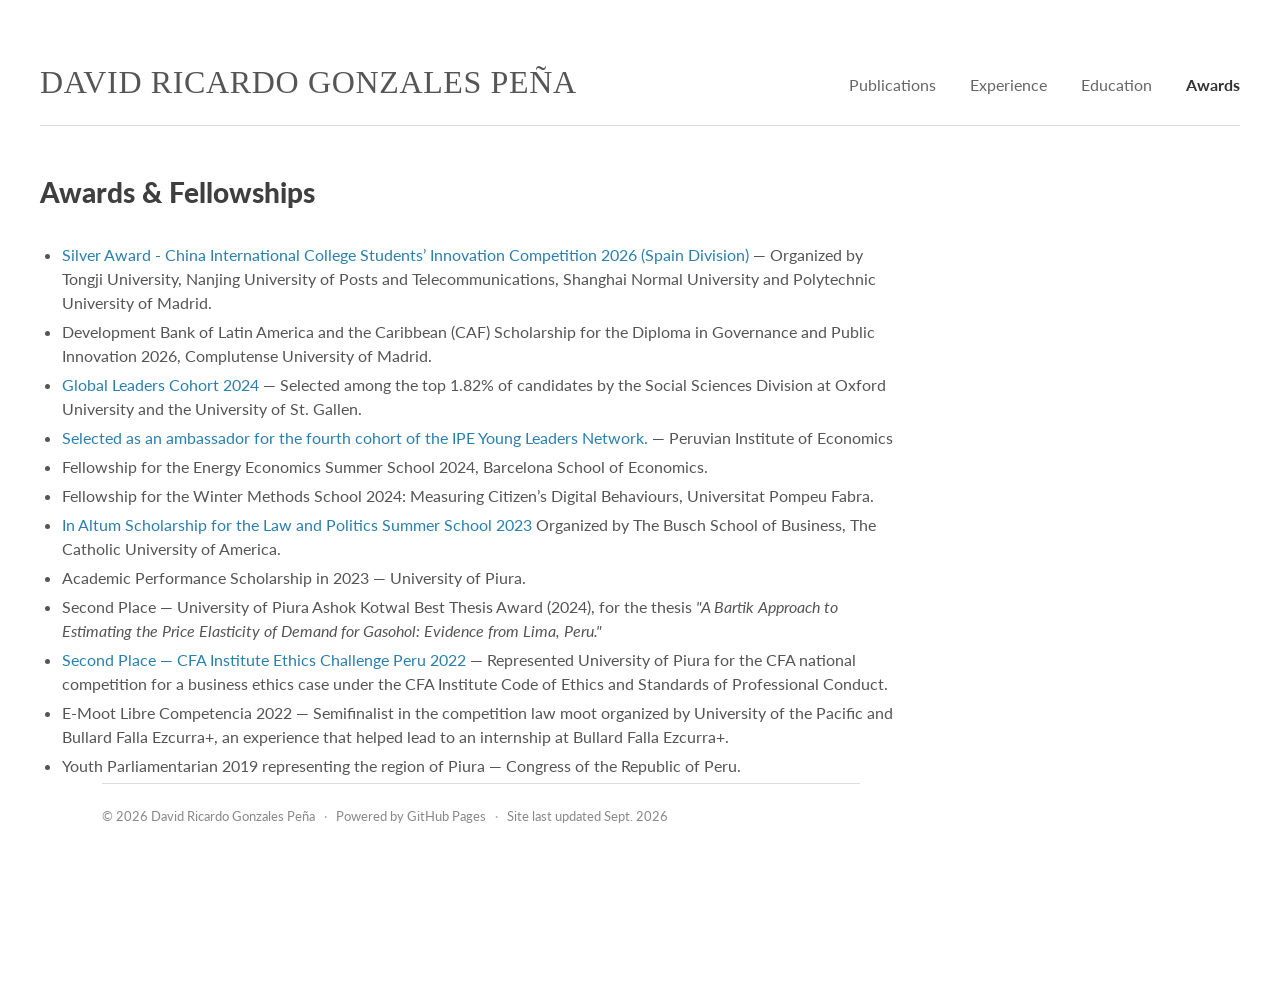
<file: awards.html>
<!doctype html>
<html lang="en">
<head>
<meta charset="utf-8">
<meta name="viewport" content="width=device-width,initial-scale=1">
<meta name="description" content="Academic website of David Ricardo Gonzales Peña">
<title>Awards &amp; Fellowships | David Ricardo Gonzales Peña</title>
<link rel="stylesheet" href="style.css">
</head>
<body>

<header class="site-header">
  <div class="container header-row">
    <a class="brand" href="index.html">David Ricardo Gonzales Peña</a>
    <button
      class="menu-toggle"
      type="button"
      aria-label="Open navigation menu"
      aria-expanded="false"
    >
      <span></span>
      <span></span>
      <span></span>
    </button>

    <nav class="nav">
      <a href="publications.html">Publications</a>
      <a href="experience.html">Experience</a>
      <a href="education.html">Education</a>
      <a href="awards.html" class="active">Awards</a>
    </nav>
  </div>
</header>
<main class="container page"><article class="page-main"><h1 class="page-title">Awards & Fellowships</h1><section class="content-block"><ul>
<li>
<a href="https://drive.google.com/file/d/1I6QwwILjX89qICHph4B0TOW6vkhy13Me/view?usp=sharing" rel="noopener" target="_blank">Silver Award - China International College Students’ Innovation Competition 2026 (Spain Division) </a> — Organized by Tongji University, Nanjing University of Posts and Telecommunications, Shanghai Normal University and Polytechnic University of Madrid.
          </li>
<li> Development Bank of Latin America and the Caribbean (CAF) Scholarship for the Diploma in Governance and Public Innovation 2026, Complutense University of Madrid.</li>
<li>
<a href="https://www.leadership-challenge.org/past-glc-2024" rel="noopener" target="_blank">Global Leaders Cohort 2024</a> — Selected among the top 1.82% of candidates by the Social Sciences Division at Oxford University and the University of St. Gallen.
          </li>
<li>
<a href="https://ipe.org.pe/presentamos-a-los-embajadores-de-la-red-de-jovenes-lideres-ipe-2024/" rel="noopener" target="_blank"> Selected as an ambassador for the fourth cohort of the IPE Young Leaders Network. </a> — Peruvian Institute of Economics
          </li>
<li>Fellowship for the Energy Economics Summer School 2024, Barcelona School of Economics.</li>
<li>Fellowship for the Winter Methods School 2024: Measuring Citizen’s Digital Behaviours, Universitat Pompeu Fabra.</li>
<li>
<a href="https://drive.google.com/file/d/1Uc3w0yB-_MBynU5pIP_Tdy3nQMgDLV4P/view?usp=sharing" rel="noopener" target="_blank">In Altum Scholarship for the Law and Politics Summer School 2023</a> Organized by The Busch School of Business, The Catholic University of America.
          </li>
<li>Academic Performance Scholarship in 2023 — University of Piura.</li>
<li>Second Place — University of Piura Ashok Kotwal Best Thesis Award (2024), for the thesis <em>"A Bartik Approach to Estimating the Price Elasticity of Demand for Gasohol: Evidence from Lima, Peru."</em></li>
<li>
<a href="https://www.udep.edu.pe/hoy/2022/09/alumnos-de-economia-obtienen-el-2do-puesto-en-el-cfa-institute-ethics-challenge/" rel="noopener" target="_blank">Second Place — CFA Institute Ethics Challenge Peru 2022</a> — Represented University of Piura for the CFA national competition for a business ethics case under the CFA Institute Code of Ethics and Standards of Professional Conduct.
          </li>
<li>E-Moot Libre Competencia 2022 — Semifinalist in the competition law moot organized by University of the Pacific and Bullard Falla Ezcurra+, an experience that helped lead to an internship at Bullard Falla Ezcurra+.</li>
<li>Youth Parliamentarian 2019 representing the region of Piura — Congress of the Republic of Peru.</li>

<footer class="container footer">
  <span>© 2026 David Ricardo Gonzales Peña</span>
  <span class="sep">·</span>
  <span>Powered by GitHub Pages</span>
  <span class="sep">·</span>
  <span>Site last updated Sept. 2026</span>
</footer>


<script>
document.addEventListener("DOMContentLoaded", function () {
  const menuToggle = document.querySelector(".menu-toggle");
  const navigation = document.querySelector(".nav");

  if (menuToggle && navigation) {
    menuToggle.addEventListener("click", function () {
      const isOpen = navigation.classList.toggle("is-open");
      menuToggle.setAttribute("aria-expanded", String(isOpen));
    });
  }
});
</script>

</body>
</html>
</file>
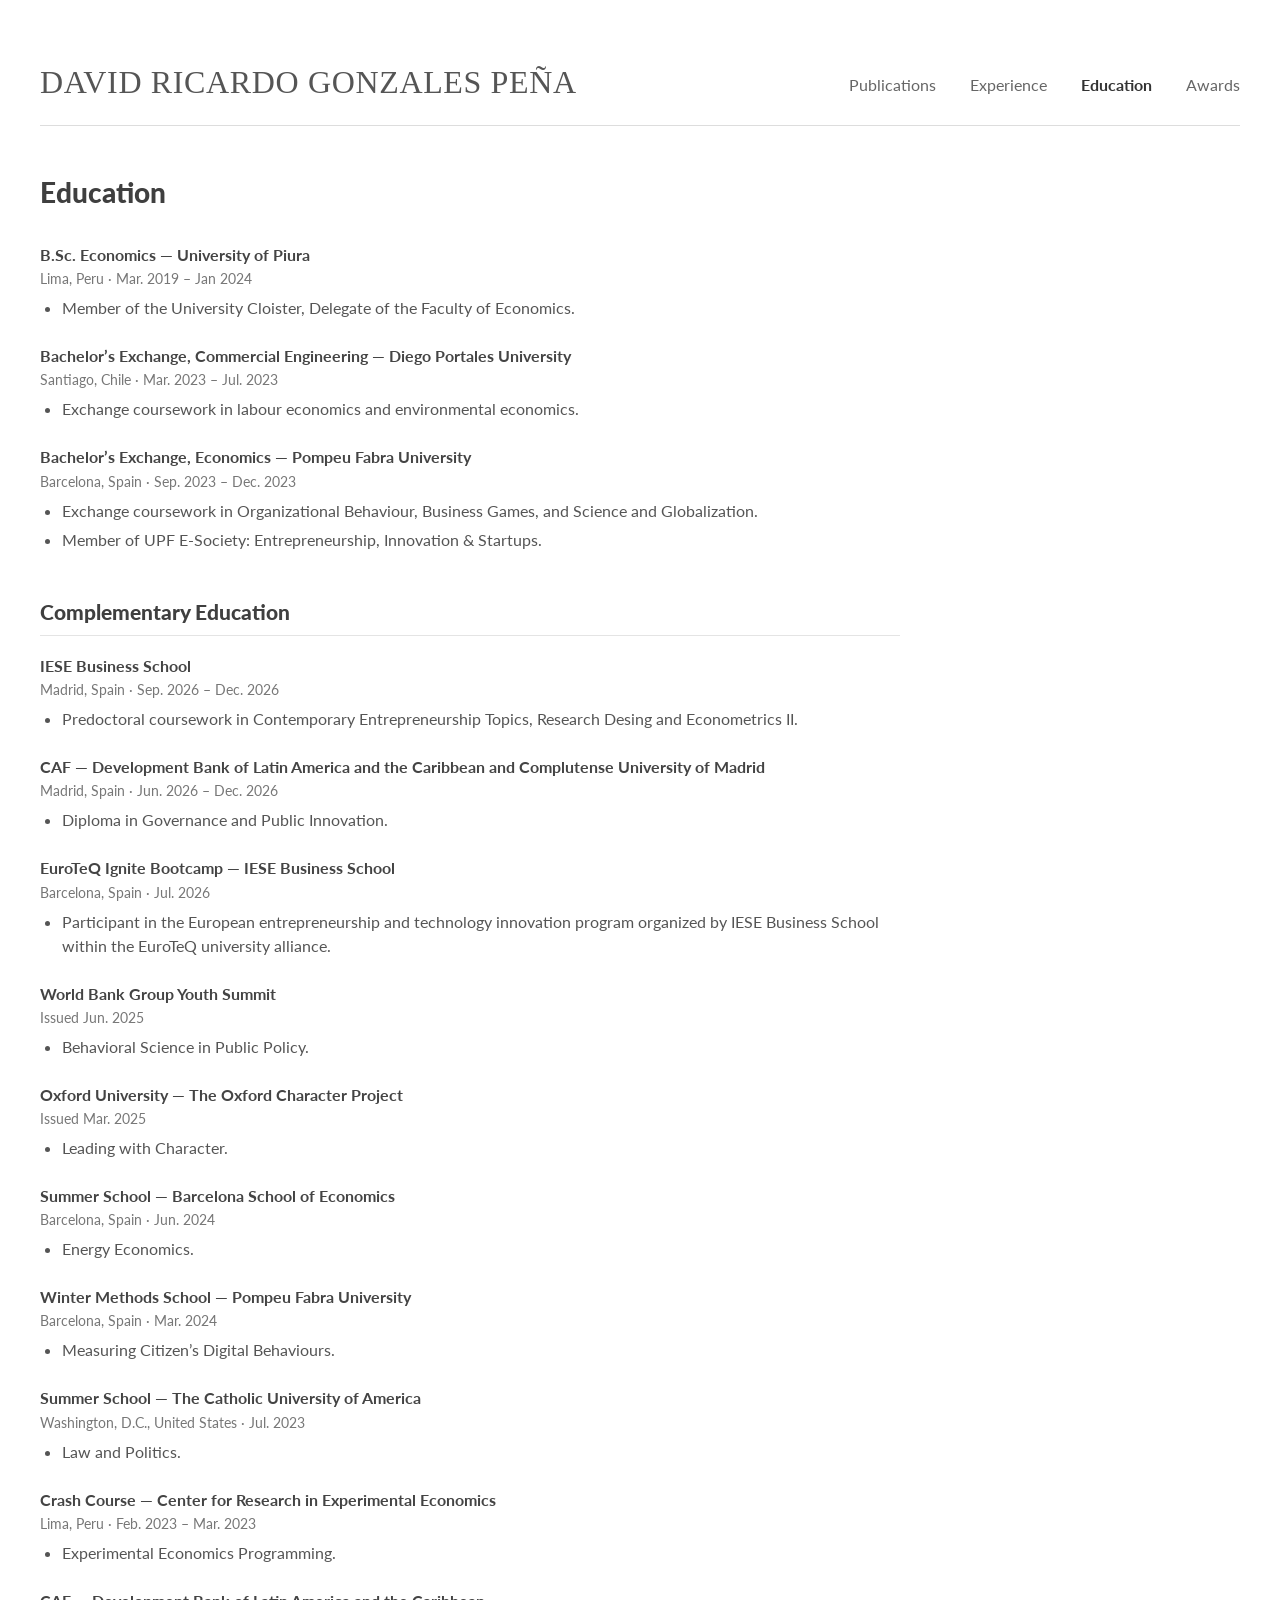
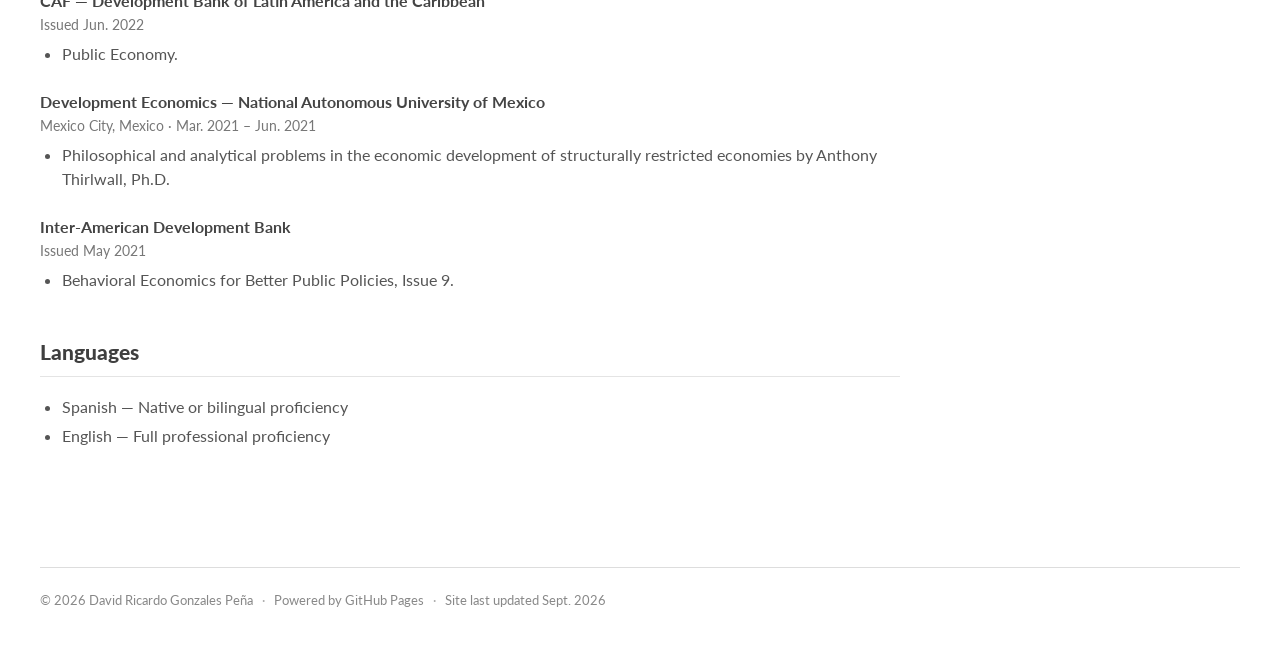
<file: education.html>
<!doctype html>
<html lang="en">
<head>
<meta charset="utf-8">
<meta name="viewport" content="width=device-width,initial-scale=1">
<meta name="description" content="Academic website of David Ricardo Gonzales Peña">
<title>Education | David Ricardo Gonzales Peña</title>
<link rel="stylesheet" href="style.css">
</head>
<body>

<header class="site-header">
  <div class="container header-row">
    <a class="brand" href="index.html">David Ricardo Gonzales Peña</a>
    <button
      class="menu-toggle"
      type="button"
      aria-label="Open navigation menu"
      aria-expanded="false"
    >
      <span></span>
      <span></span>
      <span></span>
    </button>

    <nav class="nav">
      <a href="publications.html">Publications</a>
      <a href="experience.html">Experience</a>
      <a href="education.html" class="active">Education</a>
      <a href="awards.html">Awards</a>
    </nav>
  </div>
</header>

<main class="container page"><article class="page-main"><h1 class="page-title">Education</h1><section class="content-block"><div class="publication">
<div class="item-title">B.Sc. Economics — University of Piura</div>
<div class="item-meta">Lima, Peru · Mar. 2019 – Jan 2024</div>
<ul class="edu-details">
<li>Member of the University Cloister, Delegate of the Faculty of Economics.</li>
</ul>
</div>
<div class="publication">
<div class="item-title">Bachelor’s Exchange, Commercial Engineering — Diego Portales University</div>
<div class="item-meta">Santiago, Chile · Mar. 2023 – Jul. 2023</div>
<ul class="edu-details">
<li>Exchange coursework in labour economics and environmental economics.</li>
</ul>
</div>
<div class="publication">
<div class="item-title">Bachelor’s Exchange, Economics — Pompeu Fabra University</div>
<div class="item-meta">Barcelona, Spain · Sep. 2023 – Dec. 2023</div>
<ul class="edu-details">
<li>Exchange coursework in Organizational Behaviour, Business Games, and Science and Globalization.</li>
<li>Member of UPF E-Society: Entrepreneurship, Innovation &amp; Startups.</li>
</ul>
</div></section><section class="content-block"><h2>Complementary Education</h2><div class="publication">
  
  <div class="publication">
<div class="item-title">IESE Business School</div>
<div class="item-meta">Madrid, Spain · Sep. 2026 – Dec. 2026</div>
<ul class="edu-details">
<li> Predoctoral coursework in Contemporary Entrepreneurship Topics, Research Desing and Econometrics II.</li>
</ul>
</div>
  
<div class="item-title"> CAF — Development Bank of Latin America and the Caribbean and Complutense University of Madrid</div>
<div class="item-meta">Madrid, Spain · Jun. 2026 – Dec. 2026</div>
<ul class="edu-details">
<li>Diploma in Governance and Public Innovation.</li>
</ul>
</div>
<div class="publication">
<div class="item-title">EuroTeQ Ignite Bootcamp — IESE Business School</div>
<div class="item-meta">Barcelona, Spain · Jul. 2026</div>
<ul class="edu-details">
<li>Participant in the European entrepreneurship and technology innovation program organized by IESE Business School within the EuroTeQ university alliance.</li>
</ul>
</div>
<div class="publication">
<div class="item-title">World Bank Group Youth Summit</div>
<div class="item-meta">Issued Jun. 2025</div>
<ul class="edu-details">
<li>Behavioral Science in Public Policy.</li>
</ul>
</div>
<div class="publication">
<div class="item-title">Oxford University — The Oxford Character Project</div>
<div class="item-meta">Issued Mar. 2025</div>
<ul class="edu-details">
<li>Leading with Character.</li>
</ul>
</div>
<div class="publication">
<div class="item-title">Summer School — Barcelona School of Economics</div>
<div class="item-meta">Barcelona, Spain · Jun. 2024</div>
<ul class="edu-details">
<li>Energy Economics.</li>
</ul>
</div>
<div class="publication">
<div class="item-title">Winter Methods School — Pompeu Fabra University</div>
<div class="item-meta">Barcelona, Spain · Mar. 2024</div>
<ul class="edu-details">
<li>Measuring Citizen’s Digital Behaviours.</li>
</ul>
</div>
<div class="publication">
<div class="item-title">Summer School — The Catholic University of America</div>
<div class="item-meta">Washington, D.C., United States · Jul. 2023</div>
<ul class="edu-details">
<li>Law and Politics.</li>
</ul>
</div>
<div class="publication">
<div class="item-title">Crash Course — Center for Research in Experimental Economics</div>
<div class="item-meta">Lima, Peru · Feb. 2023 – Mar. 2023</div>
<ul class="edu-details">
<li>Experimental Economics Programming.</li>
</ul>
</div>
<div class="publication">
<div class="item-title">CAF — Development Bank of Latin America and the Caribbean</div>
<div class="item-meta">Issued Jun. 2022</div>
<ul class="edu-details">
<li>Public Economy.</li>
</ul>
</div>
<div class="publication">
<div class="item-title">Development Economics — National Autonomous University of Mexico</div>
<div class="item-meta">Mexico City, Mexico · Mar. 2021 – Jun. 2021</div>
<ul class="edu-details">
<li>Philosophical and analytical problems in the economic development of structurally restricted economies by Anthony Thirlwall, Ph.D.</li>
</ul>
</div>
<div class="publication">
<div class="item-title">Inter-American Development Bank</div>
<div class="item-meta">Issued May 2021</div>
<ul class="edu-details">
<li>Behavioral Economics for Better Public Policies, Issue 9.</li>
</ul>
</div></section><section class="content-block"><h2>Languages</h2><ul>
<li>Spanish — Native or bilingual proficiency</li>
<li>English — Full professional proficiency</li>
</ul></section></article></main>

<footer class="container footer">
  <span>© 2026 David Ricardo Gonzales Peña</span>
  <span class="sep">·</span>
  <span>Powered by GitHub Pages</span>
  <span class="sep">·</span>
  <span>Site last updated Sept. 2026</span>
</footer>


<script>
document.addEventListener("DOMContentLoaded", function () {
  const menuToggle = document.querySelector(".menu-toggle");
  const navigation = document.querySelector(".nav");

  if (menuToggle && navigation) {
    menuToggle.addEventListener("click", function () {
      const isOpen = navigation.classList.toggle("is-open");
      menuToggle.setAttribute("aria-expanded", String(isOpen));
    });
  }
});
</script>

</body>
</html>
</file>
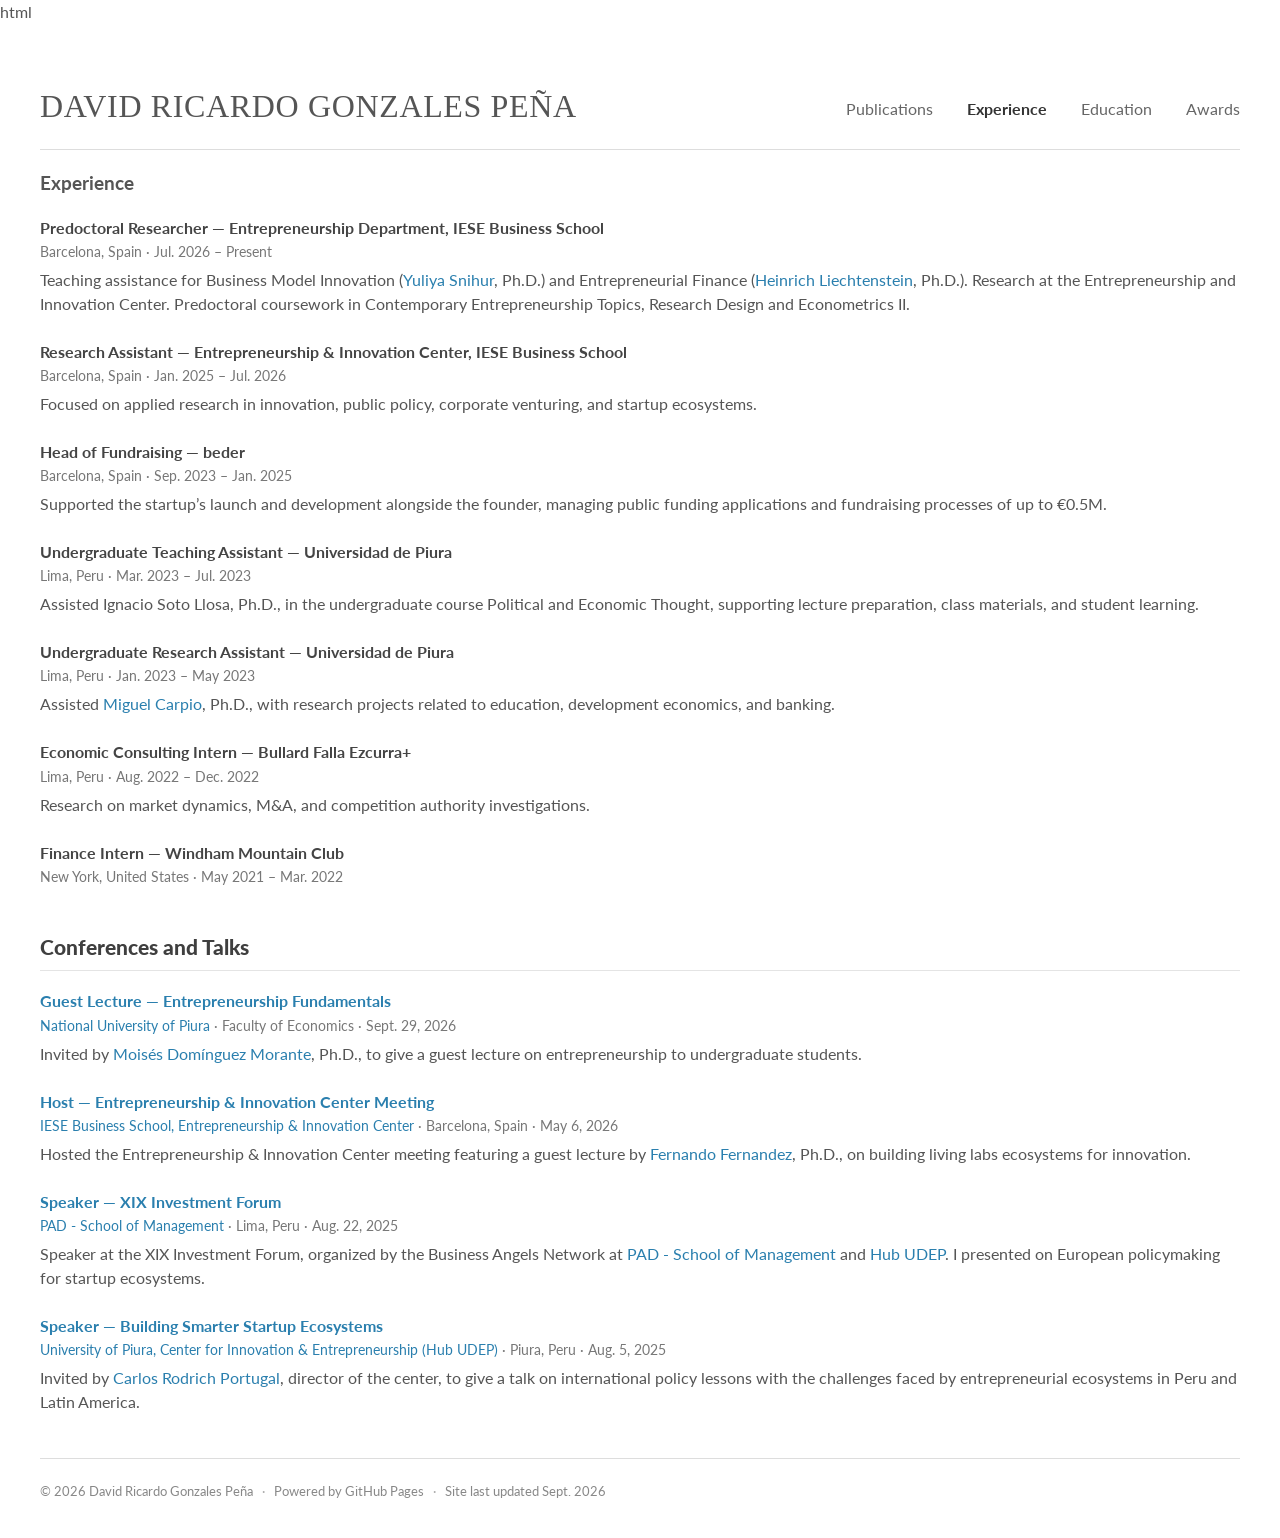
<file: experience.html>
html
<!doctype html>
<html lang="en">
<head>
  <meta charset="utf-8">
  <meta name="viewport" content="width=device-width, initial-scale=1">
  <meta
    name="description"
    content="Academic website of David Ricardo Gonzales Peña"
  >

  <title>Experience | David Ricardo Gonzales Peña</title>

  <link rel="stylesheet" href="style.css">
</head>

<body>

  <header class="site-header">
    <div class="container header-row">

      <a class="brand" href="index.html">
        David Ricardo Gonzales Peña
      </a>

      <button
        class="menu-toggle"
        type="button"
        aria-label="Open navigation menu"
        aria-expanded="false"
      >
        <span></span>
        <span></span>
        <span></span>
      </button>

      <nav class="nav">
        <a href="publications.html">Publications</a>
        <a href="experience.html" class="active">Experience</a>
        <a href="education.html">Education</a>
        <a href="awards.html">Awards</a>
      </nav>

    </div>
  </header>

  <main class="container">
    <article>

      <section class="content-block">

        <h1>Experience</h1>

        <div class="publication">
          <div class="item-title">
            Predoctoral Researcher — Entrepreneurship Department,
            IESE Business School
          </div>

          <div class="item-meta">
            Barcelona, Spain · Jul. 2026 – Present
          </div>

          <p>
            Teaching assistance for Business Model Innovation
            (<a
              href="https://www.iese.edu/es/claustro-investigacion/claustro/yuliya-snihur/"
              target="_blank"
              rel="noopener noreferrer"
            >Yuliya Snihur</a>, Ph.D.) and Entrepreneurial Finance
            (<a
              href="https://www.iese.edu/es/claustro-investigacion/claustro/heinrich-liechtenstein/"
              target="_blank"
              rel="noopener noreferrer"
            >Heinrich Liechtenstein</a>, Ph.D.). Research at the
            Entrepreneurship and Innovation Center. Predoctoral coursework
            in Contemporary Entrepreneurship Topics, Research Design and Econometrics II.
          </p>
        </div>

        <div class="publication">
          <div class="item-title">
            Research Assistant — Entrepreneurship &amp; Innovation Center,
            IESE Business School
          </div>

          <div class="item-meta">
            Barcelona, Spain · Jan. 2025 – Jul. 2026
          </div>

          <p>
            Focused on applied research in innovation, public policy,
            corporate venturing, and startup ecosystems.
          </p>
        </div>

        <div class="publication">
          <div class="item-title">
            Head of Fundraising — beder
          </div>

          <div class="item-meta">
            Barcelona, Spain · Sep. 2023 – Jan. 2025
          </div>

          <p>
            Supported the startup’s launch and development alongside the founder,
            managing public funding applications and fundraising processes of up to €0.5M.
          </p>
        </div>

        <div class="publication">
          <div class="item-title">
            Undergraduate Teaching Assistant — Universidad de Piura
          </div>

          <div class="item-meta">
            Lima, Peru · Mar. 2023 – Jul. 2023
          </div>

          <p>
            Assisted Ignacio Soto Llosa, Ph.D., in the undergraduate course
            Political and Economic Thought, supporting lecture preparation,
            class materials, and student learning.
          </p>
        </div>

        <div class="publication">
          <div class="item-title">
            Undergraduate Research Assistant — Universidad de Piura
          </div>

          <div class="item-meta">
            Lima, Peru · Jan. 2023 – May 2023
          </div>

          <p>
            Assisted <a
              href="https://sites.google.com/view/miguel-angel-carpio"
              target="_blank"
              rel="noopener noreferrer"
            >Miguel Carpio</a>, Ph.D., with research projects related to
            education, development economics, and banking.
          </p>
        </div>

        <div class="publication">
          <div class="item-title">
            Economic Consulting Intern — Bullard Falla Ezcurra+
          </div>

          <div class="item-meta">
            Lima, Peru · Aug. 2022 – Dec. 2022
          </div>

          <p>
            Research on market dynamics, M&amp;A, and competition authority investigations.
          </p>
        </div>

        <div class="publication">
          <div class="item-title">
            Finance Intern — Windham Mountain Club
          </div>

          <div class="item-meta">
            New York, United States · May 2021 – Mar. 2022
          </div>
        </div>

      </section>

      <section class="content-block">

        <h2>Conferences and Talks</h2>

        <div class="publication">
          <div class="item-title">
            <a
              href="https://drive.google.com/file/d/1iqG5qutOfN3_9ogD79fvOBFgavIRWwZC/view?usp=sharing"
              target="_blank"
              rel="noopener noreferrer"
            >
              Guest Lecture — Entrepreneurship Fundamentals
            </a>
          </div>

          <div class="item-meta">
            <a href="https://www.unp.edu.pe/web/" target="_blank" rel="noopener noreferrer">National University of Piura</a> · Faculty of Economics · Sept. 29, 2026
          </div>

          <p>
            Invited by <a
              href="https://ctivitae.concytec.gob.pe/appDirectorioCTI/VerDatosInvestigador.do?id_investigador=105036"
              target="_blank"
              rel="noopener noreferrer"
            >Moisés Domínguez Morante</a>, Ph.D., to give a guest lecture
            on entrepreneurship to undergraduate students.
          </p>
        </div>

        <div class="publication">
          <div class="item-title">
            <a
              href="https://www.linkedin.com/posts/davidricardogp_today-i-had-the-opportunity-to-host-the-share-7457823660742074368-0rr1/?utm_source=social_share_send&amp;utm_medium=member_desktop_web&amp;rcm=ACoAADVWao0BW0yZF654VWiG98SXCcm46YKj08I"
              target="_blank"
              rel="noopener noreferrer"
            >
              Host — Entrepreneurship &amp; Innovation Center Meeting
            </a>
          </div>

          <div class="item-meta">
            <a href="https://www.iese.edu/entrepreneurship/" target="_blank" rel="noopener noreferrer">IESE Business School, Entrepreneurship &amp; Innovation Center</a> · Barcelona, Spain · May 6, 2026
          </div>

          <p>
            Hosted the Entrepreneurship &amp; Innovation Center meeting featuring a guest lecture by <a href="https://sites.google.com/site/ffernandezbazan/home" target="_blank" rel="noopener noreferrer">Fernando Fernandez</a>, Ph.D., on building living labs ecosystems for innovation.
          </p>
        </div>

        <div class="publication">
          <div class="item-title">
            <a
              href="https://drive.google.com/file/d/12CLcknYh1GFRzonKzdjrqnSI0cFovHrP/view?usp=sharing"
              target="_blank"
              rel="noopener noreferrer"
            >
              Speaker — XIX Investment Forum
            </a>
          </div>

          <div class="item-meta">
            <a href="https://pad.edu/" target="_blank" rel="noopener noreferrer">PAD - School of Management</a> · Lima, Peru · Aug. 22, 2025
          </div>

          <p>
            Speaker at the XIX Investment Forum, organized by the Business Angels Network at <a href="https://pad.edu/" target="_blank" rel="noopener noreferrer">PAD - School of Management</a> and <a href="https://www.hub.udep.pe/" target="_blank" rel="noopener noreferrer">Hub UDEP</a>. I presented on European policymaking for startup ecosystems.
          </p>
        </div>

        <div class="publication">
          <div class="item-title">
            <a
              href="https://www.facebook.com/antonio.mabres/posts/pfbid0Age3mo88wVZkzPxxwC6b5vC2uvVv4jYe2o37n2whJtXxft9fAe9mArvaZrc62w8El"
              target="_blank"
              rel="noopener noreferrer"
            >
              Speaker — Building Smarter Startup Ecosystems
            </a>
          </div>

          <div class="item-meta">
            <a href="https://www.hub.udep.pe/" target="_blank" rel="noopener noreferrer">University of Piura, Center for Innovation &amp; Entrepreneurship (Hub UDEP)</a> · Piura, Peru · Aug. 5, 2025
          </div>

          <p>
            Invited by <a
              href="https://www.udep.edu.pe/perfil/carlos-rodrich/"
              target="_blank"
              rel="noopener noreferrer"
            >Carlos Rodrich Portugal</a>, director of the center, to give a talk
            on international policy lessons with the challenges faced by entrepreneurial
            ecosystems in Peru and Latin America.
          </p>
        </div>

      </section>

    </article>
  </main>

  <footer class="container footer">
    <span>© 2026 David Ricardo Gonzales Peña</span>
    <span class="sep">·</span>
    <span>Powered by GitHub Pages</span>
    <span class="sep">·</span>
    <span>Site last updated Sept. 2026</span>
  </footer>

  <script>
    document.addEventListener("DOMContentLoaded", function () {
      const menuToggle = document.querySelector(".menu-toggle");
      const navigation = document.querySelector(".nav");

      if (menuToggle && navigation) {
        menuToggle.addEventListener("click", function () {
          const isOpen = navigation.classList.toggle("is-open");
          menuToggle.setAttribute("aria-expanded", String(isOpen));
        });
      }
    });
  </script>

</body>
</html>
</file>
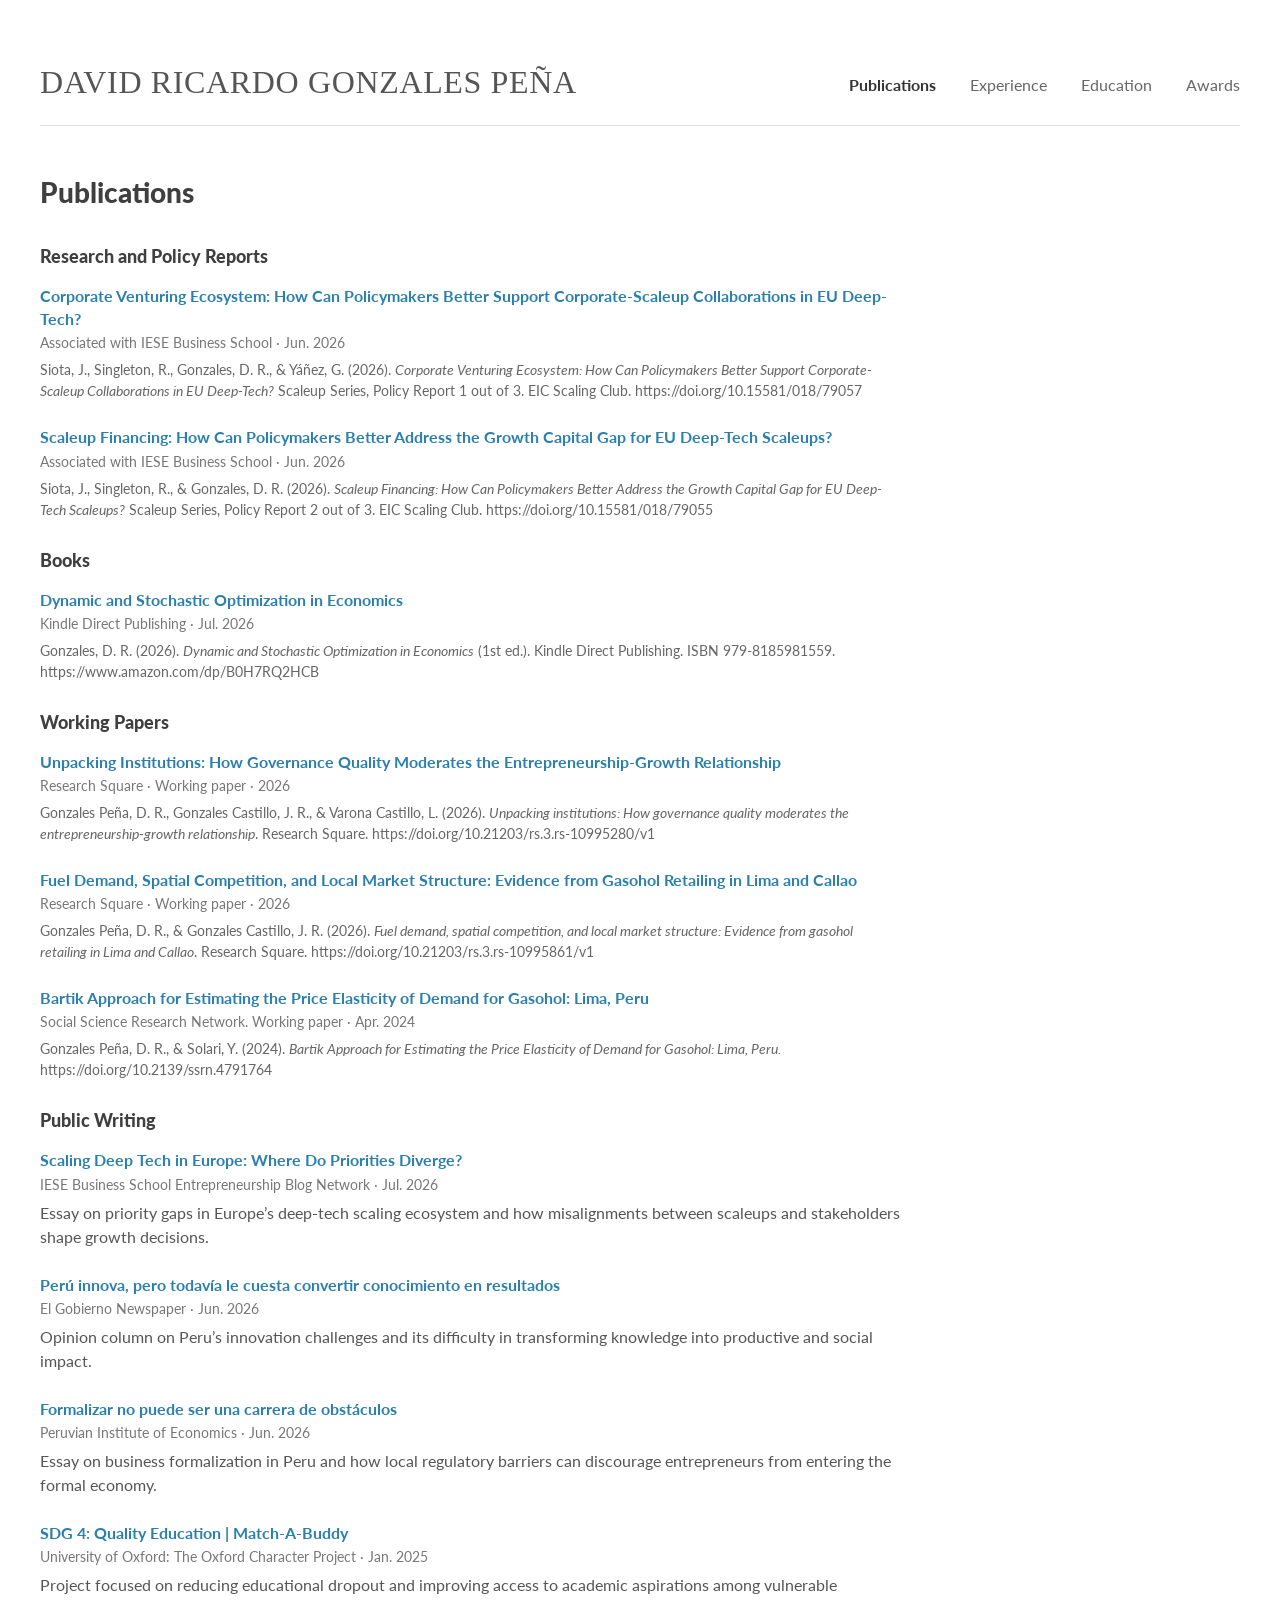
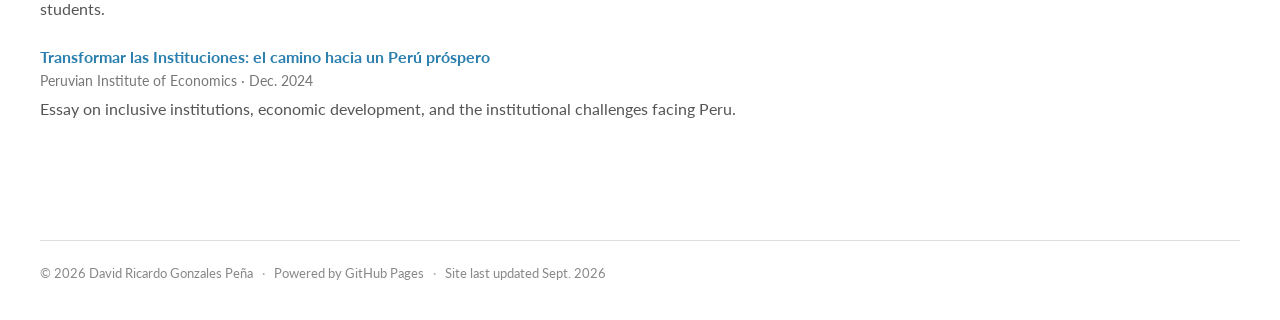
<file: publications.html>
<!doctype html>
<html lang="en">
<head>
  <meta charset="utf-8">
  <meta name="viewport" content="width=device-width, initial-scale=1">
  <meta
    name="description"
    content="Academic website of David Ricardo Gonzales Peña"
  >
  <title>Publications | David Ricardo Gonzales Peña</title>
  <link rel="stylesheet" href="style.css">
</head>

<body>

<header class="site-header">
  <div class="container header-row">
    <a class="brand" href="index.html">
      David Ricardo Gonzales Peña
    </a>

    <button
      class="menu-toggle"
      type="button"
      aria-label="Open navigation menu"
      aria-expanded="false"
      aria-controls="main-navigation"
    >
      <span></span>
      <span></span>
      <span></span>
    </button>

    <nav id="main-navigation" class="nav" aria-label="Main navigation">
      <a href="publications.html" class="active" aria-current="page">
        Publications
      </a>
      <a href="experience.html">Experience</a>
      <a href="education.html">Education</a>
      <a href="awards.html">Awards</a>
    </nav>
  </div>
</header>

<main class="container page">
  <article class="page-main">
    <h1 class="page-title">Publications</h1>

    <section class="content-block">

      <h3>Research and Policy Reports</h3>

      <div class="publication">
        <div class="item-title">
          <a
            href="https://doi.org/10.15581/018/79057"
            rel="noopener"
            target="_blank"
          >
            Corporate Venturing Ecosystem: How Can Policymakers Better Support
            Corporate-Scaleup Collaborations in EU Deep-Tech?
          </a>
        </div>

        <div class="item-meta">
          Associated with IESE Business School · Jun. 2026
        </div>

        <p class="citation">
          Siota, J., Singleton, R., Gonzales, D. R., &amp; Yáñez, G. (2026).
          <em>Corporate Venturing Ecosystem: How Can Policymakers Better Support
          Corporate-Scaleup Collaborations in EU Deep-Tech?</em>
          Scaleup Series, Policy Report 1 out of 3. EIC Scaling Club.
          https://doi.org/10.15581/018/79057
        </p>
      </div>

      <div class="publication">
        <div class="item-title">
          <a
            href="https://doi.org/10.15581/018/79055"
            rel="noopener"
            target="_blank"
          >
            Scaleup Financing: How Can Policymakers Better Address the Growth
            Capital Gap for EU Deep-Tech Scaleups?
          </a>
        </div>

        <div class="item-meta">
          Associated with IESE Business School · Jun. 2026
        </div>

        <p class="citation">
          Siota, J., Singleton, R., &amp; Gonzales, D. R. (2026).
          <em>Scaleup Financing: How Can Policymakers Better Address the Growth
          Capital Gap for EU Deep-Tech Scaleups?</em>
          Scaleup Series, Policy Report 2 out of 3. EIC Scaling Club.
          https://doi.org/10.15581/018/79055
        </p>
      </div>

      <h3>Books</h3>

      <div class="publication">
        <div class="item-title">
          <a
            href="https://www.amazon.com/dp/B0H7RQ2HCB"
            rel="noopener"
            target="_blank"
          >
            Dynamic and Stochastic Optimization in Economics
          </a>
        </div>

        <div class="item-meta">
          Kindle Direct Publishing · Jul. 2026
        </div>

        <p class="citation">
          Gonzales, D. R. (2026).
          <em>Dynamic and Stochastic Optimization in Economics</em>
          (1st ed.). Kindle Direct Publishing.
          ISBN 979-8185981559.
          https://www.amazon.com/dp/B0H7RQ2HCB
        </p>
      </div>

      <h3>Working Papers</h3>

      <div class="publication">
        <div class="item-title">
          <a
            href="https://doi.org/10.21203/rs.3.rs-10995280/v1"
            rel="noopener"
            target="_blank"
          >
            Unpacking Institutions: How Governance Quality Moderates the
            Entrepreneurship-Growth Relationship
          </a>
        </div>

        <div class="item-meta">
          Research Square · Working paper · 2026
        </div>

        <p class="citation">
          Gonzales Peña, D. R., Gonzales Castillo, J. R., &amp;
          Varona Castillo, L. (2026).
          <em>Unpacking institutions: How governance quality moderates the
          entrepreneurship-growth relationship</em>.
          Research Square.
          https://doi.org/10.21203/rs.3.rs-10995280/v1
        </p>
      </div>

      <div class="publication">
        <div class="item-title">
          <a
            href="https://doi.org/10.21203/rs.3.rs-10995861/v2"
            rel="noopener"
            target="_blank"
          >
            Fuel Demand, Spatial Competition, and Local Market Structure:
            Evidence from Gasohol Retailing in Lima and Callao
          </a>
        </div>

        <div class="item-meta">
          Research Square · Working paper · 2026
        </div>

        <p class="citation">
          Gonzales Peña, D. R., &amp; Gonzales Castillo, J. R. (2026).
          <em>Fuel demand, spatial competition, and local market structure:
          Evidence from gasohol retailing in Lima and Callao</em>.
          Research Square.
          https://doi.org/10.21203/rs.3.rs-10995861/v1
        </p>
      </div>

      <div class="publication">
        <div class="item-title">
          <a
            href="https://doi.org/10.2139/ssrn.4791764"
            rel="noopener"
            target="_blank"
          >
            Bartik Approach for Estimating the Price Elasticity of Demand for
            Gasohol: Lima, Peru
          </a>
        </div>

        <div class="item-meta">
          Social Science Research Network. Working paper · Apr. 2024
        </div>

        <p class="citation">
          Gonzales Peña, D. R., &amp; Solari, Y. (2024).
          <em>Bartik Approach for Estimating the Price Elasticity of Demand for
          Gasohol: Lima, Peru.</em>
          https://doi.org/10.2139/ssrn.4791764
        </p>
      </div>

      <h3>Public Writing</h3>

      <div class="publication">
        <div class="item-title">
          <a
            href="https://blog.iese.edu/entrepreneurship/2026/07/27/scaling-deep-tech-in-europe-where-do-priorities-diverge/"
            rel="noopener"
            target="_blank"
          >
            Scaling Deep Tech in Europe: Where Do Priorities Diverge?
          </a>
        </div>

        <div class="item-meta">
          IESE Business School Entrepreneurship Blog Network · Jul. 2026
        </div>

        <p>
          Essay on priority gaps in Europe’s deep-tech scaling ecosystem and
          how misalignments between scaleups and stakeholders shape growth
          decisions.
        </p>
      </div>

      <div class="publication">
        <div class="item-title">
          <a
            href="https://elgobierno.news/opinion/peru-innova-pero-todavia-le-cuesta-convertir-conocimiento-en-resultados-por-david-ricardo-gonzales-pena/"
            rel="noopener"
            target="_blank"
          >
            Perú innova, pero todavía le cuesta convertir conocimiento en
            resultados
          </a>
        </div>

        <div class="item-meta">
          El Gobierno Newspaper · Jun. 2026
        </div>

        <p>
          Opinion column on Peru’s innovation challenges and its difficulty in
          transforming knowledge into productive and social impact.
        </p>
      </div>

      <div class="publication">
        <div class="item-title">
          <a
            href="https://ipe.org.pe/formalizar-no-puede-ser-una-carrera-de-obstaculos/"
            rel="noopener"
            target="_blank"
          >
            Formalizar no puede ser una carrera de obstáculos
          </a>
        </div>

        <div class="item-meta">
          Peruvian Institute of Economics · Jun. 2026
        </div>

        <p>
          Essay on business formalization in Peru and how local regulatory
          barriers can discourage entrepreneurs from entering the formal
          economy.
        </p>
      </div>

      <div class="publication">
        <div class="item-title">
          <a
            href="https://www.leadership-challenge.org/sdg-projects/match-a-buddy"
            rel="noopener"
            target="_blank"
          >
            SDG 4: Quality Education | Match-A-Buddy
          </a>
        </div>

        <div class="item-meta">
          University of Oxford: The Oxford Character Project · Jan. 2025
        </div>

        <p>
          Project focused on reducing educational dropout and improving access
          to academic aspirations among vulnerable students.
        </p>
      </div>

      <div class="publication">
        <div class="item-title">
          <a
            href="https://ipe.org.pe/transformar-las-instituciones-el-camino-hacia-un-peru-prospero/"
            rel="noopener"
            target="_blank"
          >
            Transformar las Instituciones: el camino hacia un Perú próspero
          </a>
        </div>

        <div class="item-meta">
          Peruvian Institute of Economics · Dec. 2024
        </div>

        <p>
          Essay on inclusive institutions, economic development, and the
          institutional challenges facing Peru.
        </p>
      </div>

    </section>
  </article>
</main>

<footer class="container footer">
  <span>© 2026 David Ricardo Gonzales Peña</span>
  <span class="sep">·</span>
  <span>Powered by GitHub Pages</span>
  <span class="sep">·</span>
  <span>Site last updated Sept. 2026</span>
</footer>

<script>
  document.addEventListener("DOMContentLoaded", function () {
    const menuToggle = document.querySelector(".menu-toggle");
    const navigation = document.querySelector(".nav");

    if (menuToggle && navigation) {
      menuToggle.addEventListener("click", function () {
        const isOpen = navigation.classList.toggle("is-open");
        menuToggle.setAttribute("aria-expanded", String(isOpen));
        menuToggle.setAttribute(
          "aria-label",
          isOpen ? "Close navigation menu" : "Open navigation menu"
        );
      });
    }
  });
</script>

</body>
</html>
</file>
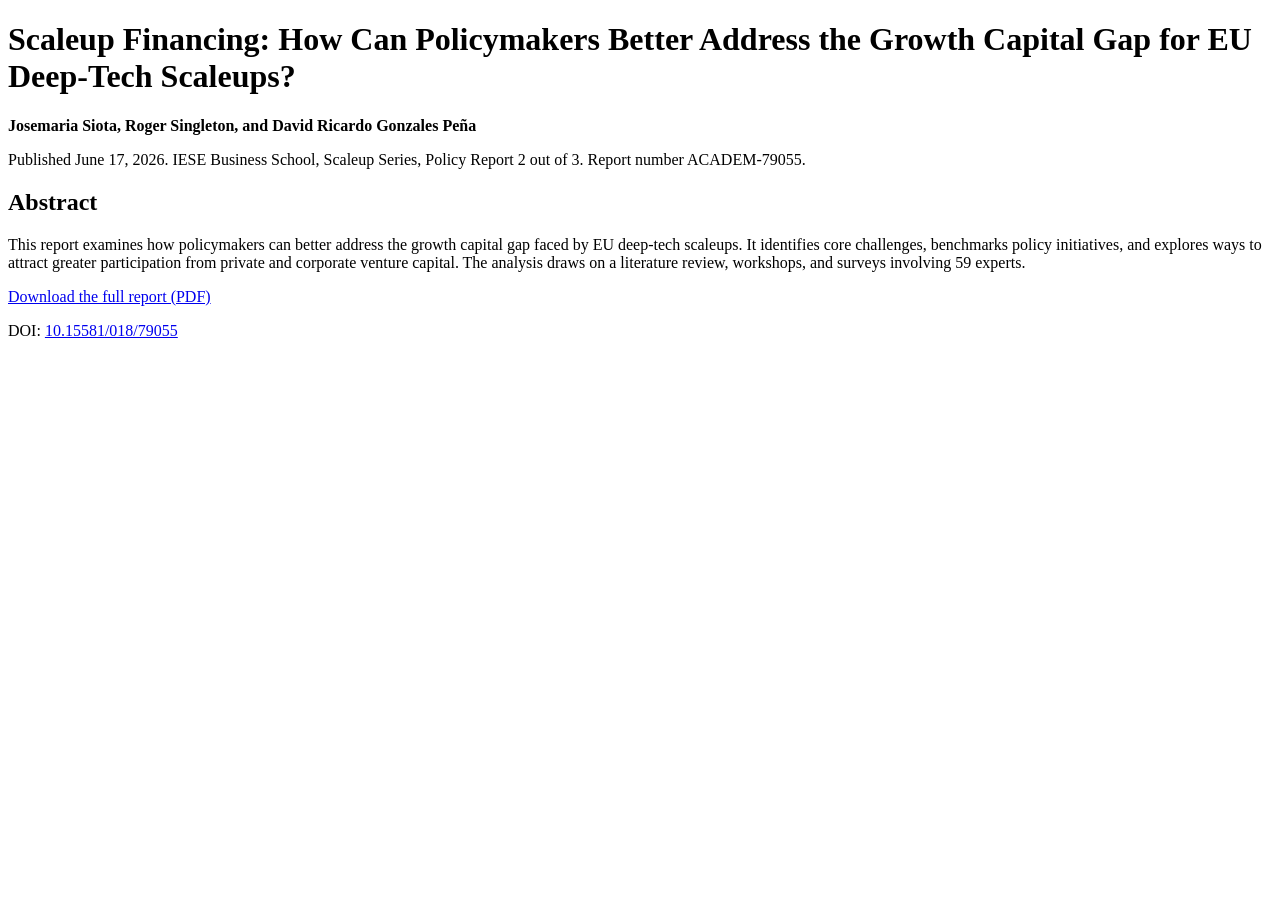
<file: scaleup-financing.html>
<!doctype html>
<html lang="en">
<head>
  <meta charset="utf-8">
  <meta name="viewport" content="width=device-width, initial-scale=1">
  <title>Scaleup Financing | David Ricardo Gonzales Peña</title>
  <meta name="description" content="Scaleup Financing: How Can Policymakers Better Address the Growth Capital Gap for EU Deep-Tech Scaleups?">
  <meta name="citation_title" content="Scaleup Financing: How Can Policymakers Better Address the Growth Capital Gap for EU Deep-Tech Scaleups?">
  <meta name="citation_author" content="Josemaria Siota">
  <meta name="citation_author" content="Roger Singleton">
  <meta name="citation_author" content="David Ricardo Gonzales Peña">
  <meta name="citation_publication_date" content="2026/06/17">
  <meta name="citation_technical_report_institution" content="IESE Business School">
  <meta name="citation_technical_report_number" content="ACADEM-79055">
  <meta name="citation_pdf_url" content="https://davidricardogp.github.io/79055.pdf">
  <meta name="citation_doi" content="10.15581/018/79055">
</head>
<body>
  <main>
    <h1>Scaleup Financing: How Can Policymakers Better Address the Growth Capital Gap for EU Deep-Tech Scaleups?</h1>
    <p><strong>Josemaria Siota, Roger Singleton, and David Ricardo Gonzales Peña</strong></p>
    <p>Published June 17, 2026. IESE Business School, Scaleup Series, Policy Report 2 out of 3. Report number ACADEM-79055.</p>
    <h2>Abstract</h2>
    <p>This report examines how policymakers can better address the growth capital gap faced by EU deep-tech scaleups. It identifies core challenges, benchmarks policy initiatives, and explores ways to attract greater participation from private and corporate venture capital. The analysis draws on a literature review, workshops, and surveys involving 59 experts.</p>
    <p><a href="https://davidricardogp.github.io/79055.pdf">Download the full report (PDF)</a></p>
    <p>DOI: <a href="https://doi.org/10.15581/018/79055">10.15581/018/79055</a></p>
  </main>
</body>
</html>
</file>
<file: style.css>
@import url("https://fonts.googleapis.com/css2?family=Lato:ital,wght@0,400;0,700;0,900;1,400&display=swap");

:root{
  --text:#555;
  --heading:#3f3f3f;
  --muted:#777;
  --line:#ddd;
  --link:#2a7fae;
}

*{
  box-sizing:border-box;
}

html,
body{
  margin:0;
  padding:0;
  background:#fff;
}

body{
  color:var(--text);
  font-family:"Lato","Helvetica Neue",Arial,sans-serif;
  font-size:16px;
  line-height:1.5;
  -webkit-font-smoothing:antialiased;
}

a{
  color:var(--link);
  text-decoration:none;
}

a:hover{
  text-decoration:underline;
}

.container{
  width:1380px;
  max-width:calc(100% - 80px);
  margin:0 auto;
}

/* Header */
.site-header{
  padding-top:34px;
}

.header-row{
  min-height:92px;
  display:flex;
  align-items:flex-end;
  justify-content:space-between;
  gap:50px;
  border-bottom:1px solid var(--line);
}

.brand{
  padding-bottom:27px;
  color:#555;
  font-family:Georgia,"Times New Roman",serif;
  font-size:32px;
  font-weight:400;
  line-height:1;
  letter-spacing:.02em;
  text-transform:uppercase;
  white-space:nowrap;
}

.brand:hover{
  color:#444;
  text-decoration:none;
}

.nav{
  display:flex;
  align-items:center;
  justify-content:flex-end;
  gap:34px;
  padding-bottom:28px;
  white-space:nowrap;
}

.nav a{
  color:#666;
  font-size:16px;
}

.nav a:hover,
.nav a.active{
  color:#333;
  text-decoration:none;
}

.nav a.active{
  font-weight:700;
}

/* Home */
.home{
  padding:58px 0 74px;
}

.home-grid{
  display:grid;
  grid-template-columns:minmax(0,1fr) 360px;
  column-gap:110px;
  align-items:start;
}

.main-content,
.sidebar{
  min-width:0;
}

/* Profile photo */
.photo{
  width:470px;
  max-width:100%;
  aspect-ratio:470 / 528;
  margin:0 0 38px;
  overflow:hidden;
}

.photo img{
  display:block;
  width:100%;
  height:100%;
  max-width:none;
  object-fit:cover;
  object-position:center top;
  transform:translate(-65px, -105px) scale(1.22);
  transform-origin:left top;
  background:#eee;
}

/* Text */
.section-title{
  margin:0 0 20px;
  color:var(--heading);
  font-size:29px;
  font-weight:900;
  line-height:1.2;
}

.bio{
  width:100%;
  max-width:900px;
}

.bio p{
  margin:0 0 10px;
  font-size:16px;
  line-height:1.5;
}

/* Contact */
.contact{
  margin:0 0 90px;
}

.contact p{
  margin:0 0 22px;
  color:#454545;
  font-size:16px;
  line-height:1.6;
}

.institution{
  line-height:1.65;
}

.contact-links{
  display:flex;
  flex-wrap:wrap;
  gap:10px 17px;
  margin-top:22px;
  font-size:15px;
}

/* Recent publications */
.recent-list{
  margin:0;
  padding:0;
  list-style:none;
}

.recent-list li{
  margin:0 0 22px;
  padding:0;
  color:#5f5f5f;
  font-size:15px;
  line-height:1.55;
}

.recent-list em{
  font-style:italic;
}

.recent-date,
.recent-type{
  font-weight:700;
}

/* Inner pages */
.page{
  padding:45px 0 75px;
}

.page-main{
  width:860px;
  max-width:100%;
}

.page-title{
  margin:0 0 30px;
  color:var(--heading);
  font-size:28px;
  font-weight:900;
}

.content-block{
  margin:0 0 44px;
}

.content-block > h2{
  margin:32px 0 18px;
  padding-bottom:8px;
  border-bottom:1px solid #e4e4e4;
  color:var(--heading);
  font-size:21px;
  font-weight:900;
}

.content-block h3{
  margin:27px 0 14px;
  color:var(--heading);
  font-size:18px;
  font-weight:900;
}

.publication,
.item{
  margin:0 0 24px;
  padding:0;
  border:0;
}

.item-title{
  color:#444;
  font-weight:700;
  line-height:1.45;
}

.item-title a{
  font-weight:700;
}

.item-meta{
  margin:2px 0 6px;
  color:var(--muted);
  font-size:14px;
}

.citation{
  margin:5px 0 0;
  color:#666;
  font-size:14px;
}

p{
  margin:0 0 10px;
}

ul{
  margin:7px 0 18px;
  padding-left:22px;
}

li{
  margin:5px 0;
}

/* Footer */
.footer{
  display:flex;
  flex-wrap:wrap;
  gap:6px 9px;
  padding:23px 0 36px;
  border-top:1px solid var(--line);
  color:#888;
  font-size:13px;
}

.sep{
  color:#aaa;
}

/* Medium screens */
@media(max-width:1050px){
  .container{
    max-width:calc(100% - 48px);
  }

  .home-grid{
    grid-template-columns:minmax(0,1fr) 320px;
    column-gap:65px;
  }

  .photo{
    width:min(470px,100%);
  }

  .photo img{
    width:100%;
    height:100%;
  }
}

/* Mobile navigation */
.menu-toggle{
  display:none;
}

@media(max-width:820px){
  .site-header{
    padding-top:20px;
  }

  .header-row{
    position:relative;
    display:grid;
    grid-template-columns:minmax(0,1fr) 72px;
    align-items:end;
    gap:0;
  }

  .brand{
    padding:16px 16px 8px 0;
    font-size:25px;
    line-height:1.15;
    white-space:normal;
  }

  .home-grid{
    display:block;
  }

  .sidebar{
    margin-top:50px;
  }

  .contact{
    margin-bottom:52px;
  }

  .menu-toggle{
    display:flex;
    width:72px;
    height:72px;
    padding:0;
    border:0;
    background:#f4f4f4;
    cursor:pointer;
    flex-direction:column;
    align-items:center;
    justify-content:center;
    gap:6px;
  }

  .menu-toggle span{
    display:block;
    width:28px;
    height:1px;
    background:#555;
  }

  .nav{
    display:none;
    grid-column:1 / -1;
    width:100%;
    padding:22px;
    background:#fff;
    border-bottom:1px solid #ddd;
    box-shadow:0 10px 18px rgba(0,0,0,.06);
  }

  .nav.is-open{
    display:block;
  }

  .nav a{
    display:block;
    padding:12px 0;
    color:#555;
    font-size:20px;
    line-height:1.4;
  }

  .nav a:hover,
  .nav a.active{
    color:#222;
  }
}

/* Small screens */
@media(max-width:620px){
  .container{
    max-width:calc(100% - 28px);
  }

  .nav{
    gap:18px;
  }

  .nav a{
    font-size:13px;
  }

  .section-title{
    font-size:24px;
  }

  .photo{
    width:320px;
  }

  .photo img{
    width:100%;
    height:100%;
    transform:translate(-45px, -75px) scale(1.22);
  }

  .footer{
    display:block;
  }

  .footer span{
    display:block;
    margin-bottom:3px;
  }

  .sep{
    display:none!important;
  }
}

/* Very small screens */
@media(max-width:600px){
  .brand{
    font-size:20px;
    line-height:1.15;
    white-space:normal;
    max-width:280px;
  }
}
</file>
